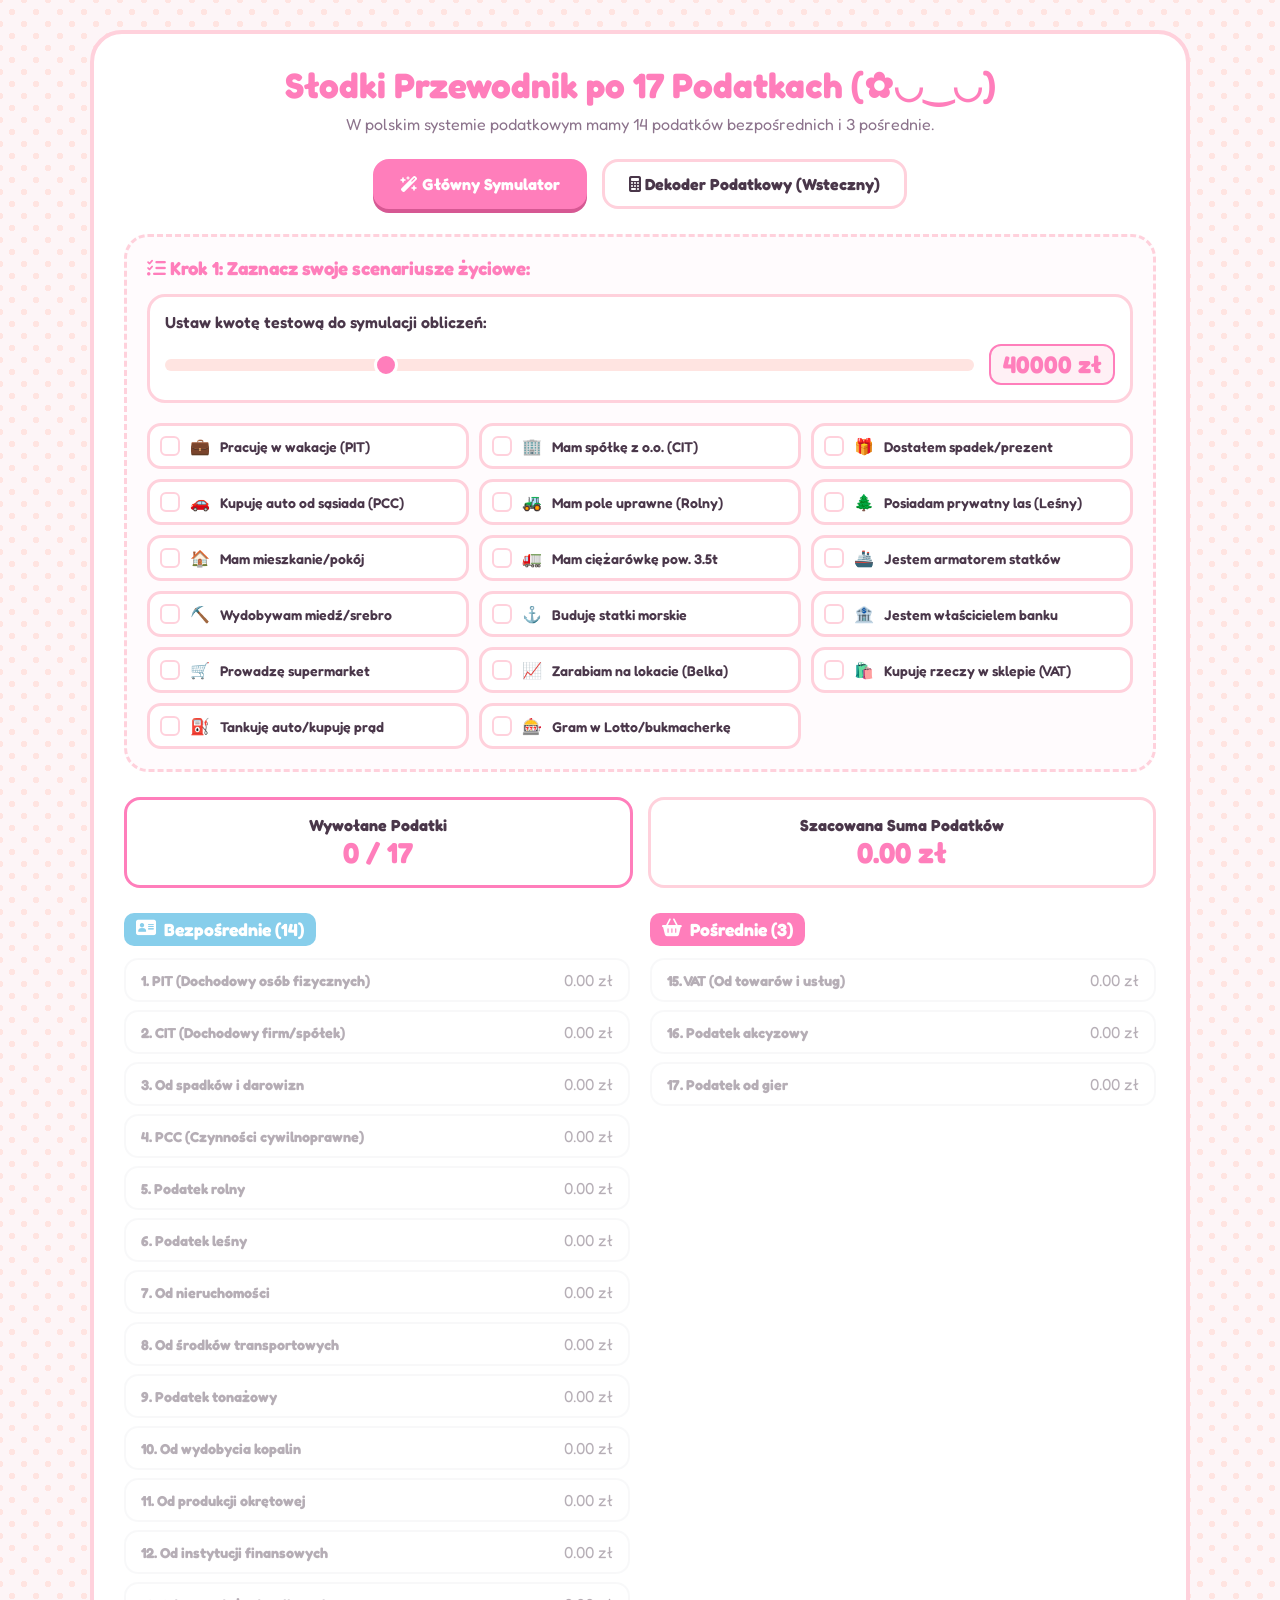
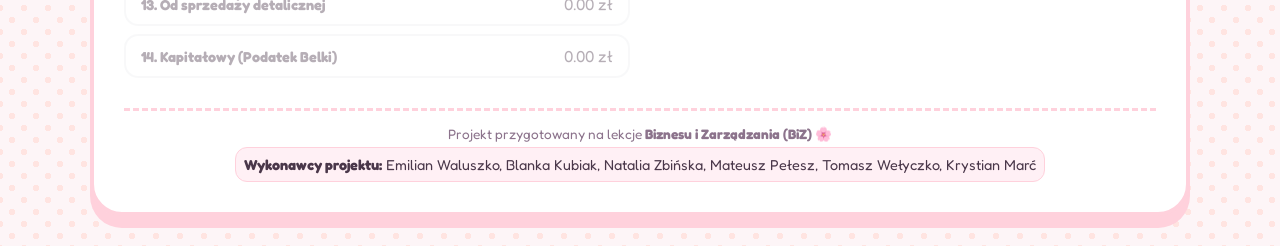
<file: index.html>
<!DOCTYPE html>
<html lang="pl">
<head>
    <meta charset="UTF-8">
    <meta name="viewport" content="width=device-width, initial-scale=1.0">
    <title>Słodki Przewodnik po Podatkach 🌸 Projekt na BiZ</title>
    <link rel="preconnect" href="https://fonts.googleapis.com">
    <link rel="preconnect" href="https://fonts.gstatic.com" crossorigin>
    <link href="https://fonts.googleapis.com/css2?family=Fredoka:wght@300..700&display=swap" rel="stylesheet">
    <link rel="stylesheet" href="https://cdnjs.cloudflare.com/ajax/libs/font-awesome/6.5.1/css/all.min.css">
    <link rel="stylesheet" href="style3.css">
</head>
<body>

    <div class="main-container">
        <header>
            <h1>Słodki Przewodnik po 17 Podatkach <span>(✿◡‿◡)</span></h1>
            <p class="subtitle">W polskim systemie podatkowym mamy 14 podatków bezpośrednich i 3 pośrednie.</p>
            
            <div class="tab-navigation">
                <button class="tab-btn active" id="btn-symulator"><i class="fa-solid fa-wand-magic-sparkles"></i> Główny Symulator</button>
                <button class="tab-btn" id="btn-dekoder"><i class="fa-solid fa-calculator"></i> Dekoder Podatkowy (Wsteczny)</button>
            </div>
        </header>

        <div id="view-symulator" class="tab-content active-view">
            <section class="simulator-section">
                <h3><i class="fa-solid fa-list-check"></i> Krok 1: Zaznacz swoje scenariusze życiowe:</h3>
                
                <div class="amount-control">
                    <div class="amount-text">Ustaw kwotę testową do symulacji obliczeń:</div>
                    <div class="slider-wrapper">
                        <input type="range" id="simulation-amount" min="0" max="150000" value="40000" step="1000">
                        <div class="amount-display"><span id="amount-val">40000</span> zł</div>
                    </div>
                </div>

                <div class="scenarios-grid">
                    <div class="scenario-card" data-scenario="pit"><div class="custom-checkbox"></div><span class="scenario-icon">💼</span><span class="scenario-text">Pracuję w wakacje (PIT)</span></div>
                    <div class="scenario-card" data-scenario="cit"><div class="custom-checkbox"></div><span class="scenario-icon">🏢</span><span class="scenario-text">Mam spółkę z o.o. (CIT)</span></div>
                    <div class="scenario-card" data-scenario="spadki"><div class="custom-checkbox"></div><span class="scenario-icon">🎁</span><span class="scenario-text">Dostałem spadek/prezent</span></div>
                    <div class="scenario-card" data-scenario="pcc"><div class="custom-checkbox"></div><span class="scenario-icon">🚗</span><span class="scenario-text">Kupuję auto od sąsiada (PCC)</span></div>
                    <div class="scenario-card" data-scenario="rolny"><div class="custom-checkbox"></div><span class="scenario-icon">🚜</span><span class="scenario-text">Mam pole uprawne (Rolny)</span></div>
                    <div class="scenario-card" data-scenario="lesny"><div class="custom-checkbox"></div><span class="scenario-icon">🌲</span><span class="scenario-text">Posiadam prywatny las (Leśny)</span></div>
                    <div class="scenario-card" data-scenario="nieruchomosci"><div class="custom-checkbox"></div><span class="scenario-icon">🏠</span><span class="scenario-text">Mam mieszkanie/pokój</span></div>
                    <div class="scenario-card" data-scenario="transport"><div class="custom-checkbox"></div><span class="scenario-icon">🚛</span><span class="scenario-text">Mam ciężarówkę pow. 3.5t</span></div>
                    <div class="scenario-card" data-scenario="tonaz"><div class="custom-checkbox"></div><span class="scenario-icon">🚢</span><span class="scenario-text">Jestem armatorem statków</span></div>
                    <div class="scenario-card" data-scenario="kopaliny"><div class="custom-checkbox"></div><span class="scenario-icon">⛏️</span><span class="scenario-text">Wydobywam miedź/srebro</span></div>
                    <div class="scenario-card" data-scenario="okretowy"><div class="custom-checkbox"></div><span class="scenario-icon">⚓</span><span class="scenario-text">Buduję statki morskie</span></div>
                    <div class="scenario-card" data-scenario="finanse"><div class="custom-checkbox"></div><span class="scenario-icon">🏦</span><span class="scenario-text">Jestem właścicielem banku</span></div>
                    <div class="scenario-card" data-scenario="detal"><div class="custom-checkbox"></div><span class="scenario-icon">🛒</span><span class="scenario-text">Prowadzę supermarket</span></div>
                    <div class="scenario-card" data-scenario="belka"><div class="custom-checkbox"></div><span class="scenario-icon">📈</span><span class="scenario-text">Zarabiam na lokacie (Belka)</span></div>
                    <div class="scenario-card" data-scenario="vat"><div class="custom-checkbox"></div><span class="scenario-icon">🛍️</span><span class="scenario-text">Kupuję rzeczy w sklepie (VAT)</span></div>
                    <div class="scenario-card" data-scenario="akcyza"><div class="custom-checkbox"></div><span class="scenario-icon">⛽</span><span class="scenario-text">Tankuję auto/kupuję prąd</span></div>
                    <div class="scenario-card" data-scenario="gry"><div class="custom-checkbox"></div><span class="scenario-icon">🎰</span><span class="scenario-text">Gram w Lotto/bukmacherkę</span></div>
                </div>
            </section>

            <section class="summary-dashboard">
                <div class="stat-box active-stats">
                    <h4>Wywołane Podatki</h4>
                    <div class="stat-value" id="active-taxes-count">0 / 17</div>
                </div>
                <div class="stat-box">
                    <h4>Szacowana Suma Podatków</h4>
                    <div class="stat-value" id="estimated-total">0.00 zł</div>
                </div>
            </section>

            <section class="taxes-container">
                <div class="tax-columns-grid">
                    
                    <div>
                        <h3 class="tax-column-title direct-title"><i class="fa-solid fa-address-card"></i> Bezpośrednie (14)</h3>
                        <div class="tax-list">
                            <div class="tax-card direct-card" id="tax-pit">
                                <div class="tax-card-header">
                                    <span class="tax-name">1. PIT (Dochodowy osób fizycznych)</span>
                                    <span class="tax-calc-value" id="calc-pit">0.00 zł</span>
                                </div>
                                <div class="tax-expand-content">
                                    <p class="tax-desc">Podatek od pieniędzy, które zarobisz pracując. Uwzględnia kwotę wolną do 30 000 zł, próg 12% oraz drugi próg podatkowy 32%.</p>
                                </div>
                            </div>
                            <div class="tax-card direct-card" id="tax-cit">
                                <div class="tax-card-header"><span class="tax-name">2. CIT (Dochodowy firm/spółek)</span><span class="tax-calc-value" id="calc-cit">0.00 zł</span></div>
                                <div class="tax-expand-content"><p class="tax-desc">Podatek dochodowy płacony przez osoby prawne (np. spółki z o.o., spółki akcyjne). Stawka wynosi 19% lub 9% dla małych podatników.</p></div>
                            </div>
                            <div class="tax-card direct-card" id="tax-spadki">
                                <div class="tax-card-header"><span class="tax-name">3. Od spadków i darowizn</span><span class="tax-calc-value" id="calc-spadki">0.00 zł</span></div>
                                <div class="tax-expand-content"><p class="tax-desc">Naliczany, gdy otrzymasz drogi prezent lub spadek. Najbliższa rodzina jest z niego zwolniona po zgłoszeniu do urzędu skarbowego.</p></div>
                            </div>
                            <div class="tax-card direct-card" id="tax-pcc">
                                <div class="tax-card-header"><span class="tax-name">4. PCC (Czynności cywilnoprawne)</span><span class="tax-calc-value" id="calc-pcc">0.00 zł</span></div>
                                <div class="tax-expand-content"><p class="tax-desc">Opłata od umów sprzedaży (np. zakup auta z drugiej ręki). Zwykle wynosi 2% od wartości rynkowej kupowanego przedmiotu.</p></div>
                            </div>
                            <div class="tax-card direct-card" id="tax-rolny">
                                <div class="tax-card-header"><span class="tax-name">5. Podatek rolny</span><span class="tax-calc-value" id="calc-rolny">0.00 zł</span></div>
                                <div class="tax-expand-content"><p class="tax-desc">Zastępuje podatek od nieruchomości na terenach uprawnych. Płacą go właściciele gruntów sklasyfikowanych jako użytki rolne.</p></div>
                            </div>
                            <div class="tax-card direct-card" id="tax-lesny">
                                <div class="tax-card-header"><span class="tax-name">6. Podatek leśny</span><span class="tax-calc-value" id="calc-lesny">0.00 zł</span></div>
                                <div class="tax-expand-content"><p class="tax-desc">Płacony przez właścicieli lasów. Stawka zależy od średniej ceny sprzedaży drewna ogłaszanej co roku przez GUS.</p></div>
                            </div>
                            <div class="tax-card direct-card" id="tax-nieruchomosci">
                                <div class="tax-card-header"><span class="tax-name">7. Od nieruchomości</span><span class="tax-calc-value" id="calc-nieruchomosci">0.00 zł</span></div>
                                <div class="tax-expand-content"><p class="tax-desc">Co roczny podatek płacony do budżetu gminy przez właścicieli mieszkań, domów, gruntów budowlanych lub budynków firmowych.</p></div>
                            </div>
                            <div class="tax-card direct-card" id="tax-transport">
                                <div class="tax-card-header"><span class="tax-name">8. Od środków transportowych</span><span class="tax-calc-value" id="calc-transport">0.00 zł</span></div>
                                <div class="tax-expand-content"><p class="tax-desc">Dotyczy samochodów ciężarowych (powyżej 3,5 tony), ciągników siodłowych oraz autobusów. Osobówki są z tego zwolnione.</p></div>
                            </div>
                            <div class="tax-card direct-card" id="tax-tonaz">
                                <div class="tax-card-header"><span class="tax-name">9. Podatek tonażowy</span><span class="tax-calc-value" id="calc-tonaz">0.00 zł</span></div>
                                <div class="tax-expand-content"><p class="tax-desc">Alternatywna forma opodatkowania dla przedsiębiorców żeglugowych (armatorów). Podatek liczy się od ładowności handlowej statku.</p></div>
                            </div>
                            <div class="tax-card direct-card" id="tax-kopaliny">
                                <div class="tax-card-header"><span class="tax-name">10. Od wydobycia kopalin</span><span class="tax-calc-value" id="calc-kopaliny">0.00 zł</span></div>
                                <div class="tax-expand-content"><p class="tax-desc">Tzw. podatek miedziowy, wprowadzony z myślą o wielkich przedsiębiorstwach państwowych eksploatujących złoża miedzi, srebra, gazu lub ropy.</p></div>
                            </div>
                            <div class="tax-card direct-card" id="tax-okretowy">
                                <div class="tax-card-header"><span class="tax-name">11. Od produkcji okrętowej</span><span class="tax-calc-value" id="calc-okretowy">0.00 zł</span></div>
                                <div class="tax-expand-content"><p class="tax-desc">Zryczałtowany podatek przeznaczony dla stoczni budujących statki. Wynosi 1% od wartości sprzedanej produkcji.</p></div>
                            </div>
                            <div class="tax-card direct-card" id="tax-finanse">
                                <div class="tax-card-header"><span class="tax-name">12. Od instytucji finansowych</span><span class="tax-calc-value" id="calc-finanse">0.00 zł</span></div>
                                <div class="tax-expand-content"><p class="tax-desc">Tzw. podatek bankowy. Obciąża aktywa (majątek) banków oraz dużych firm ubezpieczeniowych w Polsce.</p></div>
                            </div>
                            <div class="tax-card direct-card" id="tax-detal">
                                <div class="tax-card-header"><span class="tax-name">13. Od sprzedaży detalicznej</span><span class="tax-calc-value" id="calc-detal">0.00 zł</span></div>
                                <div class="tax-expand-content"><p class="tax-desc">Podatek handlowy, który płacą potężne markety i sieci handlowe, jeśli ich obroty miesięczne przekroczą próg 17 milionów złotych.</p></div>
                            </div>
                            <div class="tax-card direct-card" id="tax-belka">
                                <div class="tax-card-header"><span class="tax-name">14. Kapitałowy (Podatek Belki)</span><span class="tax-calc-value" id="calc-belka">0.00 zł</span></div>
                                <div class="tax-expand-content"><p class="tax-desc">Wynosi stałe 19%. Jest pobierany automatycznie od zysków z lokat bankowych, dywidend giełdowych czy handlu kryptowalutami.</p></div>
                            </div>
                        </div>
                    </div>

                    <div>
                        <h3 class="tax-column-title indirect-title"><i class="fa-solid fa-basket-shopping"></i> Pośrednie (3)</h3>
                        <div class="tax-list">
                            <div class="tax-card indirect-card" id="tax-vat">
                                <div class="tax-card-header"><span class="tax-name">15. VAT (Od towarów i usług)</span><span class="tax-calc-value" id="calc-vat">0.00 zł</span></div>
                                <div class="tax-expand-content"><p class="tax-desc">Główny silnik budżetu państwa. Ukryty w cenach ubrań, jedzenia czy elektroniki. Podstawowa stawka w Polsce to 23%.</p></div>
                            </div>
                            <div class="tax-card indirect-card" id="tax-akcyza">
                                <div class="tax-card-header"><span class="tax-name">16. Podatek akcyzowy</span><span class="tax-calc-value" id="calc-akcyza">0.00 zł</span></div>
                                <div class="tax-expand-content"><p class="tax-desc">Wysoki podatek celowy nałożony na wybrane towary: paliwa silnikowe, energię elektryczną, wyroby tytoniowe i alkoholowe.</p></div>
                            </div>
                            <div class="tax-card indirect-card" id="tax-gry">
                                <div class="tax-card-header"><span class="tax-name">17. Podatek od gier</span><span class="tax-calc-value" id="calc-gry">0.00 zł</span></div>
                                <div class="tax-expand-content"><p class="tax-desc">Płacony w kasynach, salonach gier, totalizatorach (Lotto) oraz u licencjonowanych bukmacherów przy obstawianiu meczów.</p></div>
                            </div>
                        </div>
                    </div>

                </div>
            </section>
        </div>

        <div id="view-dekoder" class="tab-content">
            <section class="simulator-section">
                <h3><i class="fa-solid fa-calculator"></i> Dekoder Podatkowy: Ile zabrano Ci w cenie rzeczy?</h3>
                <p style="margin-bottom: 20px; color: var(--text-muted);">Masz paragon ze sklepu? Albo zarobek brutto i chcesz sprawdzić ukryty podatek odwróconym algorytmem? Wpisz kwotę poniżej!</p>
                
                <div class="decoder-input-group">
                    <label for="decoder-amount">Wpisz kwotę bazową (zł):</label>
                    <input type="number" id="decoder-amount" value="123" min="1" step="any">
                </div>

                <div class="decoder-grid">
                    <div class="decoder-box">
                        <h5><span class="badge indirect-badge">Pośredni</span> Ukryty VAT w zakupach (23%)</h5>
                        <p class="decoder-desc">Wpisałeś cenę brutto z paragonu. Państwo z tego zabrało:</p>
                        <div class="decoder-result" id="decode-vat-result">0.00 zł</div>
                        <p class="decoder-math">Wartość netto bez podatku: <span id="decode-vat-netto">0.00</span> zł</p>
                    </div>

                    <div class="decoder-box">
                        <h5><span class="badge direct-badge">Bezpośredni</span> Odliczony PIT z wypłaty</h5>
                        <p class="decoder-desc">Wpisałeś zarobek roczny brutto. Urząd skarbowy odciągnął z tego:</p>
                        <div class="decoder-result" id="decode-pit-result">0.00 zł</div>
                        <p class="decoder-math">Zostaje Ci "na czysto" po PIT: <span id="decode-pit-netto">0.00</span> zł</p>
                    </div>
                </div>
            </section>
        </div>

        <footer>
            <p>Projekt przygotowany na lekcje <strong>Biznesu i Zarządzania (BiZ)</strong> 🌸</p>
            <p class="authors"><strong>Wykonawcy projektu:</strong> Emilian Waluszko, Blanka Kubiak, Natalia Zbińska, Mateusz Pełesz, Tomasz Wełyczko, Krystian Marć</p>
        </footer>
    </div>

    <script src="script3.js"></script>
</body>
</html>
</file>
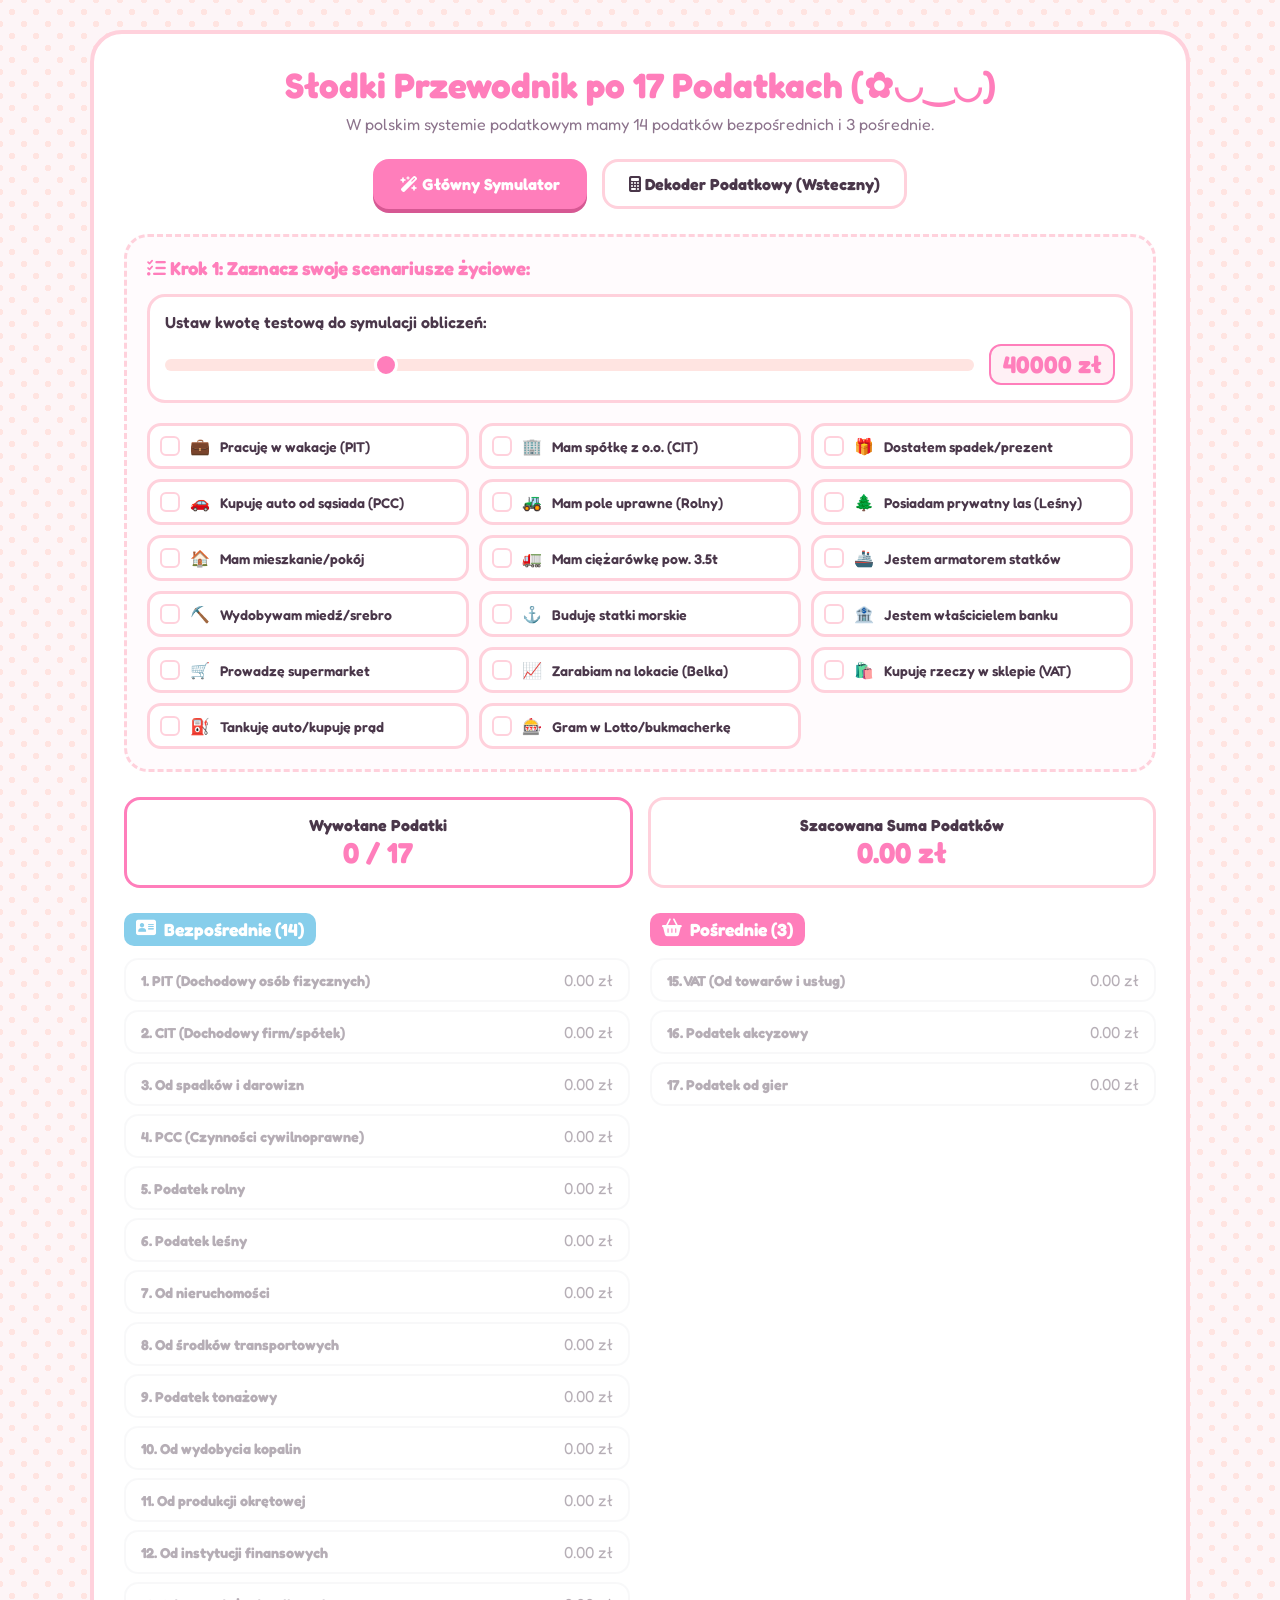
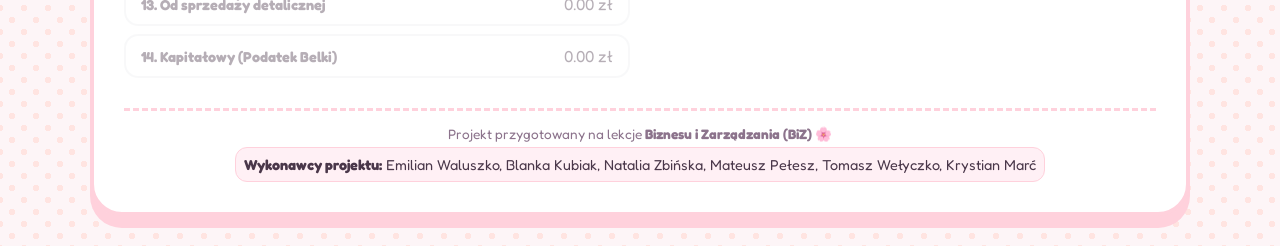
<file: index3.html>
<!DOCTYPE html>
<html lang="pl">
<head>
    <meta charset="UTF-8">
    <meta name="viewport" content="width=device-width, initial-scale=1.0">
    <title>Słodki Przewodnik po Podatkach 🌸 Projekt na BiZ</title>
    <link rel="preconnect" href="https://fonts.googleapis.com">
    <link rel="preconnect" href="https://fonts.gstatic.com" crossorigin>
    <link href="https://fonts.googleapis.com/css2?family=Fredoka:wght@300..700&display=swap" rel="stylesheet">
    <link rel="stylesheet" href="https://cdnjs.cloudflare.com/ajax/libs/font-awesome/6.5.1/css/all.min.css">
    <link rel="stylesheet" href="style3.css">
</head>
<body>

    <div class="main-container">
        <header>
            <h1>Słodki Przewodnik po 17 Podatkach <span>(✿◡‿◡)</span></h1>
            <p class="subtitle">W polskim systemie podatkowym mamy 14 podatków bezpośrednich i 3 pośrednie.</p>
            
            <div class="tab-navigation">
                <button class="tab-btn active" id="btn-symulator"><i class="fa-solid fa-wand-magic-sparkles"></i> Główny Symulator</button>
                <button class="tab-btn" id="btn-dekoder"><i class="fa-solid fa-calculator"></i> Dekoder Podatkowy (Wsteczny)</button>
            </div>
        </header>

        <div id="view-symulator" class="tab-content active-view">
            <section class="simulator-section">
                <h3><i class="fa-solid fa-list-check"></i> Krok 1: Zaznacz swoje scenariusze życiowe:</h3>
                
                <div class="amount-control">
                    <div class="amount-text">Ustaw kwotę testową do symulacji obliczeń:</div>
                    <div class="slider-wrapper">
                        <input type="range" id="simulation-amount" min="0" max="150000" value="40000" step="1000">
                        <div class="amount-display"><span id="amount-val">40000</span> zł</div>
                    </div>
                </div>

                <div class="scenarios-grid">
                    <div class="scenario-card" data-scenario="pit"><div class="custom-checkbox"></div><span class="scenario-icon">💼</span><span class="scenario-text">Pracuję w wakacje (PIT)</span></div>
                    <div class="scenario-card" data-scenario="cit"><div class="custom-checkbox"></div><span class="scenario-icon">🏢</span><span class="scenario-text">Mam spółkę z o.o. (CIT)</span></div>
                    <div class="scenario-card" data-scenario="spadki"><div class="custom-checkbox"></div><span class="scenario-icon">🎁</span><span class="scenario-text">Dostałem spadek/prezent</span></div>
                    <div class="scenario-card" data-scenario="pcc"><div class="custom-checkbox"></div><span class="scenario-icon">🚗</span><span class="scenario-text">Kupuję auto od sąsiada (PCC)</span></div>
                    <div class="scenario-card" data-scenario="rolny"><div class="custom-checkbox"></div><span class="scenario-icon">🚜</span><span class="scenario-text">Mam pole uprawne (Rolny)</span></div>
                    <div class="scenario-card" data-scenario="lesny"><div class="custom-checkbox"></div><span class="scenario-icon">🌲</span><span class="scenario-text">Posiadam prywatny las (Leśny)</span></div>
                    <div class="scenario-card" data-scenario="nieruchomosci"><div class="custom-checkbox"></div><span class="scenario-icon">🏠</span><span class="scenario-text">Mam mieszkanie/pokój</span></div>
                    <div class="scenario-card" data-scenario="transport"><div class="custom-checkbox"></div><span class="scenario-icon">🚛</span><span class="scenario-text">Mam ciężarówkę pow. 3.5t</span></div>
                    <div class="scenario-card" data-scenario="tonaz"><div class="custom-checkbox"></div><span class="scenario-icon">🚢</span><span class="scenario-text">Jestem armatorem statków</span></div>
                    <div class="scenario-card" data-scenario="kopaliny"><div class="custom-checkbox"></div><span class="scenario-icon">⛏️</span><span class="scenario-text">Wydobywam miedź/srebro</span></div>
                    <div class="scenario-card" data-scenario="okretowy"><div class="custom-checkbox"></div><span class="scenario-icon">⚓</span><span class="scenario-text">Buduję statki morskie</span></div>
                    <div class="scenario-card" data-scenario="finanse"><div class="custom-checkbox"></div><span class="scenario-icon">🏦</span><span class="scenario-text">Jestem właścicielem banku</span></div>
                    <div class="scenario-card" data-scenario="detal"><div class="custom-checkbox"></div><span class="scenario-icon">🛒</span><span class="scenario-text">Prowadzę supermarket</span></div>
                    <div class="scenario-card" data-scenario="belka"><div class="custom-checkbox"></div><span class="scenario-icon">📈</span><span class="scenario-text">Zarabiam na lokacie (Belka)</span></div>
                    <div class="scenario-card" data-scenario="vat"><div class="custom-checkbox"></div><span class="scenario-icon">🛍️</span><span class="scenario-text">Kupuję rzeczy w sklepie (VAT)</span></div>
                    <div class="scenario-card" data-scenario="akcyza"><div class="custom-checkbox"></div><span class="scenario-icon">⛽</span><span class="scenario-text">Tankuję auto/kupuję prąd</span></div>
                    <div class="scenario-card" data-scenario="gry"><div class="custom-checkbox"></div><span class="scenario-icon">🎰</span><span class="scenario-text">Gram w Lotto/bukmacherkę</span></div>
                </div>
            </section>

            <section class="summary-dashboard">
                <div class="stat-box active-stats">
                    <h4>Wywołane Podatki</h4>
                    <div class="stat-value" id="active-taxes-count">0 / 17</div>
                </div>
                <div class="stat-box">
                    <h4>Szacowana Suma Podatków</h4>
                    <div class="stat-value" id="estimated-total">0.00 zł</div>
                </div>
            </section>

            <section class="taxes-container">
                <div class="tax-columns-grid">
                    
                    <div>
                        <h3 class="tax-column-title direct-title"><i class="fa-solid fa-address-card"></i> Bezpośrednie (14)</h3>
                        <div class="tax-list">
                            <div class="tax-card direct-card" id="tax-pit">
                                <div class="tax-card-header">
                                    <span class="tax-name">1. PIT (Dochodowy osób fizycznych)</span>
                                    <span class="tax-calc-value" id="calc-pit">0.00 zł</span>
                                </div>
                                <div class="tax-expand-content">
                                    <p class="tax-desc">Podatek od pieniędzy, które zarobisz pracując. Uwzględnia kwotę wolną do 30 000 zł, próg 12% oraz drugi próg podatkowy 32%.</p>
                                </div>
                            </div>
                            <div class="tax-card direct-card" id="tax-cit">
                                <div class="tax-card-header"><span class="tax-name">2. CIT (Dochodowy firm/spółek)</span><span class="tax-calc-value" id="calc-cit">0.00 zł</span></div>
                                <div class="tax-expand-content"><p class="tax-desc">Podatek dochodowy płacony przez osoby prawne (np. spółki z o.o., spółki akcyjne). Stawka wynosi 19% lub 9% dla małych podatników.</p></div>
                            </div>
                            <div class="tax-card direct-card" id="tax-spadki">
                                <div class="tax-card-header"><span class="tax-name">3. Od spadków i darowizn</span><span class="tax-calc-value" id="calc-spadki">0.00 zł</span></div>
                                <div class="tax-expand-content"><p class="tax-desc">Naliczany, gdy otrzymasz drogi prezent lub spadek. Najbliższa rodzina jest z niego zwolniona po zgłoszeniu do urzędu skarbowego.</p></div>
                            </div>
                            <div class="tax-card direct-card" id="tax-pcc">
                                <div class="tax-card-header"><span class="tax-name">4. PCC (Czynności cywilnoprawne)</span><span class="tax-calc-value" id="calc-pcc">0.00 zł</span></div>
                                <div class="tax-expand-content"><p class="tax-desc">Opłata od umów sprzedaży (np. zakup auta z drugiej ręki). Zwykle wynosi 2% od wartości rynkowej kupowanego przedmiotu.</p></div>
                            </div>
                            <div class="tax-card direct-card" id="tax-rolny">
                                <div class="tax-card-header"><span class="tax-name">5. Podatek rolny</span><span class="tax-calc-value" id="calc-rolny">0.00 zł</span></div>
                                <div class="tax-expand-content"><p class="tax-desc">Zastępuje podatek od nieruchomości na terenach uprawnych. Płacą go właściciele gruntów sklasyfikowanych jako użytki rolne.</p></div>
                            </div>
                            <div class="tax-card direct-card" id="tax-lesny">
                                <div class="tax-card-header"><span class="tax-name">6. Podatek leśny</span><span class="tax-calc-value" id="calc-lesny">0.00 zł</span></div>
                                <div class="tax-expand-content"><p class="tax-desc">Płacony przez właścicieli lasów. Stawka zależy od średniej ceny sprzedaży drewna ogłaszanej co roku przez GUS.</p></div>
                            </div>
                            <div class="tax-card direct-card" id="tax-nieruchomosci">
                                <div class="tax-card-header"><span class="tax-name">7. Od nieruchomości</span><span class="tax-calc-value" id="calc-nieruchomosci">0.00 zł</span></div>
                                <div class="tax-expand-content"><p class="tax-desc">Co roczny podatek płacony do budżetu gminy przez właścicieli mieszkań, domów, gruntów budowlanych lub budynków firmowych.</p></div>
                            </div>
                            <div class="tax-card direct-card" id="tax-transport">
                                <div class="tax-card-header"><span class="tax-name">8. Od środków transportowych</span><span class="tax-calc-value" id="calc-transport">0.00 zł</span></div>
                                <div class="tax-expand-content"><p class="tax-desc">Dotyczy samochodów ciężarowych (powyżej 3,5 tony), ciągników siodłowych oraz autobusów. Osobówki są z tego zwolnione.</p></div>
                            </div>
                            <div class="tax-card direct-card" id="tax-tonaz">
                                <div class="tax-card-header"><span class="tax-name">9. Podatek tonażowy</span><span class="tax-calc-value" id="calc-tonaz">0.00 zł</span></div>
                                <div class="tax-expand-content"><p class="tax-desc">Alternatywna forma opodatkowania dla przedsiębiorców żeglugowych (armatorów). Podatek liczy się od ładowności handlowej statku.</p></div>
                            </div>
                            <div class="tax-card direct-card" id="tax-kopaliny">
                                <div class="tax-card-header"><span class="tax-name">10. Od wydobycia kopalin</span><span class="tax-calc-value" id="calc-kopaliny">0.00 zł</span></div>
                                <div class="tax-expand-content"><p class="tax-desc">Tzw. podatek miedziowy, wprowadzony z myślą o wielkich przedsiębiorstwach państwowych eksploatujących złoża miedzi, srebra, gazu lub ropy.</p></div>
                            </div>
                            <div class="tax-card direct-card" id="tax-okretowy">
                                <div class="tax-card-header"><span class="tax-name">11. Od produkcji okrętowej</span><span class="tax-calc-value" id="calc-okretowy">0.00 zł</span></div>
                                <div class="tax-expand-content"><p class="tax-desc">Zryczałtowany podatek przeznaczony dla stoczni budujących statki. Wynosi 1% od wartości sprzedanej produkcji.</p></div>
                            </div>
                            <div class="tax-card direct-card" id="tax-finanse">
                                <div class="tax-card-header"><span class="tax-name">12. Od instytucji finansowych</span><span class="tax-calc-value" id="calc-finanse">0.00 zł</span></div>
                                <div class="tax-expand-content"><p class="tax-desc">Tzw. podatek bankowy. Obciąża aktywa (majątek) banków oraz dużych firm ubezpieczeniowych w Polsce.</p></div>
                            </div>
                            <div class="tax-card direct-card" id="tax-detal">
                                <div class="tax-card-header"><span class="tax-name">13. Od sprzedaży detalicznej</span><span class="tax-calc-value" id="calc-detal">0.00 zł</span></div>
                                <div class="tax-expand-content"><p class="tax-desc">Podatek handlowy, który płacą potężne markety i sieci handlowe, jeśli ich obroty miesięczne przekroczą próg 17 milionów złotych.</p></div>
                            </div>
                            <div class="tax-card direct-card" id="tax-belka">
                                <div class="tax-card-header"><span class="tax-name">14. Kapitałowy (Podatek Belki)</span><span class="tax-calc-value" id="calc-belka">0.00 zł</span></div>
                                <div class="tax-expand-content"><p class="tax-desc">Wynosi stałe 19%. Jest pobierany automatycznie od zysków z lokat bankowych, dywidend giełdowych czy handlu kryptowalutami.</p></div>
                            </div>
                        </div>
                    </div>

                    <div>
                        <h3 class="tax-column-title indirect-title"><i class="fa-solid fa-basket-shopping"></i> Pośrednie (3)</h3>
                        <div class="tax-list">
                            <div class="tax-card indirect-card" id="tax-vat">
                                <div class="tax-card-header"><span class="tax-name">15. VAT (Od towarów i usług)</span><span class="tax-calc-value" id="calc-vat">0.00 zł</span></div>
                                <div class="tax-expand-content"><p class="tax-desc">Główny silnik budżetu państwa. Ukryty w cenach ubrań, jedzenia czy elektroniki. Podstawowa stawka w Polsce to 23%.</p></div>
                            </div>
                            <div class="tax-card indirect-card" id="tax-akcyza">
                                <div class="tax-card-header"><span class="tax-name">16. Podatek akcyzowy</span><span class="tax-calc-value" id="calc-akcyza">0.00 zł</span></div>
                                <div class="tax-expand-content"><p class="tax-desc">Wysoki podatek celowy nałożony na wybrane towary: paliwa silnikowe, energię elektryczną, wyroby tytoniowe i alkoholowe.</p></div>
                            </div>
                            <div class="tax-card indirect-card" id="tax-gry">
                                <div class="tax-card-header"><span class="tax-name">17. Podatek od gier</span><span class="tax-calc-value" id="calc-gry">0.00 zł</span></div>
                                <div class="tax-expand-content"><p class="tax-desc">Płacony w kasynach, salonach gier, totalizatorach (Lotto) oraz u licencjonowanych bukmacherów przy obstawianiu meczów.</p></div>
                            </div>
                        </div>
                    </div>

                </div>
            </section>
        </div>

        <div id="view-dekoder" class="tab-content">
            <section class="simulator-section">
                <h3><i class="fa-solid fa-calculator"></i> Dekoder Podatkowy: Ile zabrano Ci w cenie rzeczy?</h3>
                <p style="margin-bottom: 20px; color: var(--text-muted);">Masz paragon ze sklepu? Albo zarobek brutto i chcesz sprawdzić ukryty podatek odwróconym algorytmem? Wpisz kwotę poniżej!</p>
                
                <div class="decoder-input-group">
                    <label for="decoder-amount">Wpisz kwotę bazową (zł):</label>
                    <input type="number" id="decoder-amount" value="123" min="1" step="any">
                </div>

                <div class="decoder-grid">
                    <div class="decoder-box">
                        <h5><span class="badge indirect-badge">Pośredni</span> Ukryty VAT w zakupach (23%)</h5>
                        <p class="decoder-desc">Wpisałeś cenę brutto z paragonu. Państwo z tego zabrało:</p>
                        <div class="decoder-result" id="decode-vat-result">0.00 zł</div>
                        <p class="decoder-math">Wartość netto bez podatku: <span id="decode-vat-netto">0.00</span> zł</p>
                    </div>

                    <div class="decoder-box">
                        <h5><span class="badge direct-badge">Bezpośredni</span> Odliczony PIT z wypłaty</h5>
                        <p class="decoder-desc">Wpisałeś zarobek roczny brutto. Urząd skarbowy odciągnął z tego:</p>
                        <div class="decoder-result" id="decode-pit-result">0.00 zł</div>
                        <p class="decoder-math">Zostaje Ci "na czysto" po PIT: <span id="decode-pit-netto">0.00</span> zł</p>
                    </div>
                </div>
            </section>
        </div>

        <footer>
            <p>Projekt przygotowany na lekcje <strong>Biznesu i Zarządzania (BiZ)</strong> 🌸</p>
            <p class="authors"><strong>Wykonawcy projektu:</strong> Emilian Waluszko, Blanka Kubiak, Natalia Zbińska, Mateusz Pełesz, Tomasz Wełyczko, Krystian Marć</p>
        </footer>
    </div>

    <script src="script3.js"></script>
</body>
</html>
</file>
<file: style3.css>
:root {
    --bg-pastel: #fdf5f7;
    --primary: #ff7ebb;
    --primary-hover: #ff9ec9;
    --secondary: #87ceeb;
    --text-dark: #4a374a;
    --text-muted: #8c738c;
    --card-border: #ffd1dc;
    --card-shadow: 0 6px 0px #ffd1dc;
}

* { box-sizing: border-box; margin: 0; padding: 0; font-family: 'Fredoka', sans-serif; }

body {
    background-color: var(--bg-pastel);
    background-image: radial-gradient(#ffe4e1 20%, transparent 20%), radial-gradient(#ffe4e1 20%, transparent 20%);
    background-size: 24px 24px;
    background-position: 0 0, 12px 12px;
    color: var(--text-dark);
    padding: 30px 15px;
    display: flex;
    justify-content: center;
}

.main-container {
    width: 100%;
    max-width: 1100px;
    background: #ffffff;
    border: 4px solid var(--card-border);
    border-radius: 32px;
    box-shadow: 0 12px 0px var(--card-border);
    padding: 30px;
}

header h1 {
    font-size: 2.2rem;
    color: var(--primary);
    text-align: center;
    margin-bottom: 8px;
}

header h1 span { display: inline-block; animation: wiggle 2s infinite ease-in-out; }
.subtitle { text-align: center; color: var(--text-muted); margin-bottom: 25px; }

/* SYSTEM ZAKŁADEK */
.tab-navigation {
    display: flex;
    justify-content: center;
    gap: 15px;
    margin-bottom: 25px;
}

.tab-btn {
    padding: 12px 24px;
    border: 3px solid var(--card-border);
    background: white;
    border-radius: 16px;
    font-size: 1rem;
    font-weight: 700;
    color: var(--text-dark);
    cursor: pointer;
    transition: all 0.2s ease;
}

.tab-btn:hover { background: #fff5f7; transform: translateY(-2px); }
.tab-btn.active {
    background: var(--primary);
    color: white;
    border-color: var(--primary);
    box-shadow: 0 4px 0 #d65893;
}

.tab-content { display: none; }
.tab-content.active-view { display: block; }

/* KONTROLA KWOTY */
.simulator-section {
    background-color: #fffbfd;
    border: 3px dashed var(--card-border);
    border-radius: 24px;
    padding: 20px;
    margin-bottom: 25px;
}

.simulator-section h3 { color: var(--primary); margin-bottom: 15px; }

.amount-control {
    background: #ffffff;
    border: 3px solid var(--card-border);
    border-radius: 18px;
    padding: 15px;
    margin-bottom: 20px;
    display: flex;
    flex-direction: column;
    gap: 12px;
}

.amount-text { font-weight: 600; font-size: 1rem; }
.slider-wrapper { display: flex; align-items: center; gap: 15px; }
input[type="range"] { -webkit-appearance: none; appearance: none; width: 100%; height: 12px; border-radius: 10px; background: #ffe4e1; outline: none; }
input[type="range"]::-webkit-slider-thumb { -webkit-appearance: none; appearance: none; width: 24px; height: 24px; border-radius: 50%; background: var(--primary); border: 3px solid white; cursor: pointer; }

.amount-display { font-size: 1.5rem; color: var(--primary); font-weight: 700; background: #fff0f5; padding: 4px 12px; border-radius: 12px; border: 2px solid var(--primary); white-space: nowrap; }

/* SCENARIUSZE GRID */
.scenarios-grid { display: grid; grid-template-columns: repeat(auto-fill, minmax(240px, 1fr)); gap: 10px; }
.scenario-card { background: white; border: 3px solid var(--card-border); border-radius: 14px; padding: 10px; display: flex; align-items: center; gap: 10px; cursor: pointer; transition: all 0.2s; }
.scenario-card:hover { transform: translateY(-2px); border-color: var(--primary); }
.scenario-card.active { background-color: #fff0f5; border-color: var(--primary); }
.custom-checkbox { width: 20px; height: 20px; border: 2px solid var(--card-border); border-radius: 6px; display: flex; justify-content: center; align-items: center; background: white; }
.scenario-card.active .custom-checkbox { background: var(--primary); border-color: var(--primary); }
.scenario-card.active .custom-checkbox::after { content: "✓"; color: white; font-size: 12px; font-weight: bold; }
.scenario-text { font-size: 0.88rem; font-weight: 600; }

/* DASHBOARD */
.summary-dashboard { display: grid; grid-template-columns: 1fr 1fr; gap: 15px; margin-bottom: 25px; }
.stat-box { background: white; border: 3px solid var(--card-border); border-radius: 16px; padding: 15px; text-align: center; }
.stat-box.active-stats { border-color: var(--primary); }
.stat-value { font-size: 1.8rem; font-weight: 700; color: var(--primary); }

/* AKORDEONOWE KARTY PODATKÓW */
.tax-columns-grid { display: grid; grid-template-columns: 1fr 1fr; gap: 20px; }
@media (max-width: 768px) { .tax-columns-grid { grid-template-columns: 1fr; } }

.tax-column-title { font-size: 1.1rem; margin-bottom: 12px; padding: 6px 12px; border-radius: 10px; color: white; display: inline-flex; gap: 8px; }
.direct-title { background-color: var(--secondary); }
.indirect-title { background-color: var(--primary); }

.tax-list { display: flex; flex-direction: column; gap: 8px; }

.tax-card {
    background: white;
    border: 2px solid #eef0f2;
    border-radius: 14px;
    padding: 10px 15px;
    opacity: 0.4;
    transition: all 0.3s ease;
    overflow: hidden;
}

/* Stan podświetlenia aktywnego podatku */
.tax-card.active-tax {
    opacity: 1;
    border-width: 2.5px;
}
.tax-card.direct-card.active-tax { border-color: var(--secondary); background-color: #f4faff; box-shadow: 0 4px 0 var(--secondary); }
.tax-card.indirect-card.active-tax { border-color: var(--primary); background-color: #fff9fc; box-shadow: 0 4px 0 var(--primary); }

.tax-card-header { display: flex; justify-content: space-between; align-items: center; cursor: pointer; }
.tax-name { font-size: 0.9rem; font-weight: 700; }

/* ROZWIJANIE KARTY (HOVER) */
.tax-expand-content {
    max-height: 0;
    opacity: 0;
    transition: all 0.3s ease;
}

/* Po najechaniu myszką karta się rozwija */
.tax-card:hover .tax-expand-content {
    max-height: 80px;
    opacity: 1;
    margin-top: 8px;
    padding-top: 8px;
    border-top: 1px dashed #ffd1dc;
}

.tax-desc { font-size: 0.8rem; color: var(--text-muted); line-height: 1.3; }

/* DEKODER DESIGN */
.decoder-input-group { display: flex; align-items: center; gap: 15px; margin-bottom: 25px; font-weight: 600; }
.decoder-input-group input { padding: 8px 15px; font-size: 1.2rem; border: 3px solid var(--card-border); border-radius: 12px; width: 150px; text-align: center; color: var(--primary); outline: none; }

.decoder-grid { display: grid; grid-template-columns: 1fr 1fr; gap: 20px; }
@media (max-width: 600px) { .decoder-grid { grid-template-columns: 1fr; } }
.decoder-box { background: white; border: 3px solid var(--card-border); border-radius: 18px; padding: 20px; text-align: center; }
.decoder-box h5 { font-size: 1rem; margin-bottom: 10px; display: flex; align-items: center; justify-content: center; gap: 8px; }
.badge { font-size: 0.7rem; padding: 2px 8px; border-radius: 8px; color: white; text-transform: uppercase; }
.decoder-desc { font-size: 0.8rem; color: var(--text-muted); margin-bottom: 10px; }
.decoder-result { font-size: 1.8rem; font-weight: 700; color: var(--primary); margin-bottom: 8px; }
.decoder-math { font-size: 0.85rem; font-weight: 600; color: var(--text-dark); }

/* FOOTER */
footer { text-align: center; margin-top: 30px; padding-top: 15px; border-top: 3px dashed var(--card-border); color: var(--text-muted); font-size: 0.85rem; }
.authors { margin-top: 5px; color: var(--text-dark); font-size: 0.9rem; background: #fff0f5; padding: 8px; border-radius: 12px; display: inline-block; border: 1px solid var(--card-border); }

@keyframes wiggle { 0%, 100% { transform: rotate(0deg); } 25% { transform: rotate(-5deg); } 75% { transform: rotate(5deg); } }
</file>
